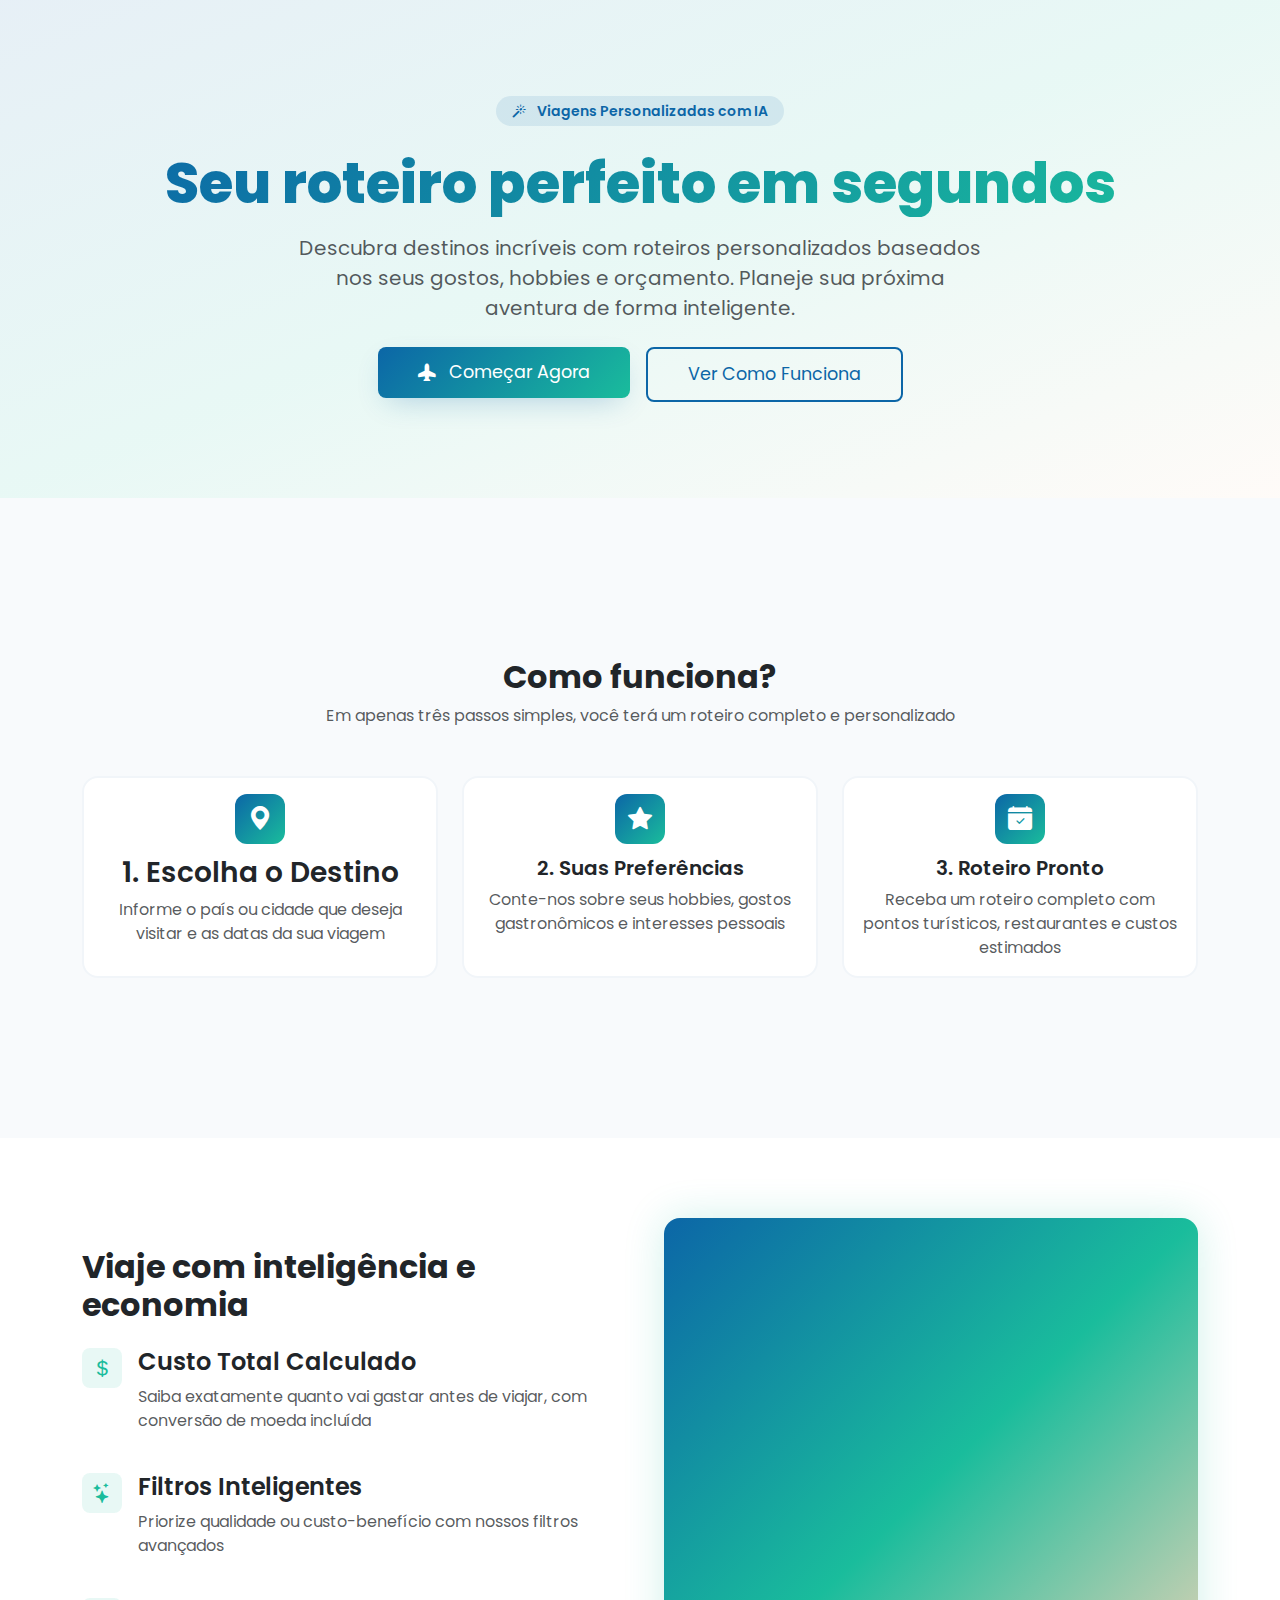
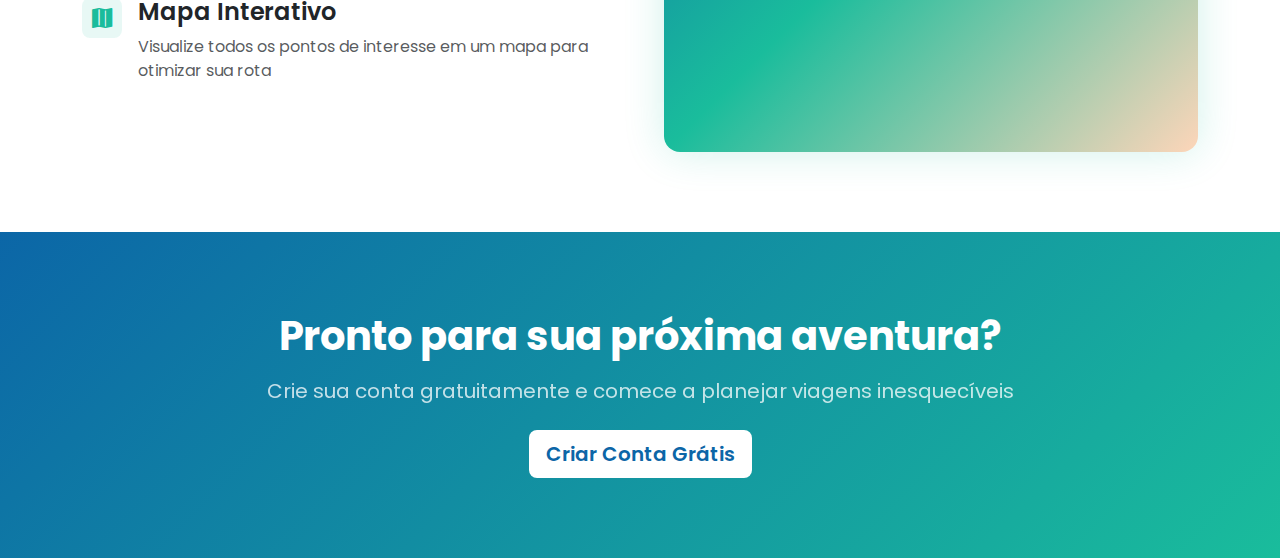
<file: frontend/index.html>
<!DOCTYPE html>
<html lang="pt-BR">
<head>
    <meta charset="UTF-8" />
    <meta name="viewport" content="width=device-width, initial-scale=1.0" />
    <title>Roteiro de Viagem Inteligente</title>
    <link href="https://cdn.jsdelivr.net/npm/bootstrap@5.3.3/dist/css/bootstrap.min.css" rel="stylesheet" integrity="sha384-QWTKZyjpPEjISv5WaRU9OFeRpok6YctnYmDr5pNlyT2bRjXh0JMhjY6hW+ALEwIH" crossorigin="anonymous">
    <link rel="stylesheet" href="https://cdn.jsdelivr.net/npm/bootstrap-icons@1.11.3/font/bootstrap-icons.min.css">
    <link href="https://fonts.googleapis.com/css2?family=Poppins:wght@300;400;600;700;800&display=swap" rel="stylesheet">
    <link rel="stylesheet" href="../frontend/css/style.css">
</head>
<body>

    <section class="hero">
        <div class="hero-content container">
            <span class="badge rounded-pill mb-4 badge-custom">
                <i class="bi bi-magic me-2"></i> Viagens Personalizadas com IA
            </span>
            <h1 class="text-gradient-ocean mb-3">Seu roteiro perfeito em segundos</h1>
            <p class="fs-5 text-muted mb-4 mx-auto" style="max-width: 700px;">
                Descubra destinos incríveis com roteiros personalizados baseados nos seus gostos, hobbies e orçamento. Planeje sua próxima aventura de forma inteligente.
            </p>
            <div class="d-flex justify-content-center gap-3 flex-wrap">
                <a href="../frontend/pages/login-page.html">
                    <button class="btn btn-lg btn-primary-custom">
                        <i class="bi bi-airplane-fill me-2"></i> Começar Agora
                    </button>
                </a>
                <button class="btn btn-lg btn-outline-custom">Ver Como Funciona</button>
            </div>
        </div>
    </section>

    <section class="features">
        <div class="container">
            <section class="features" id="como-funciona">
            <h2 class="text-center fw-bold mb-2">Como funciona?</h2>
            <p class="text-center text-muted mb-5">Em apenas três passos simples, você terá um roteiro completo e personalizado</p>

            <div class="row row-cols-1 row-cols-md-3 g-4">
                <div class="col">
                    <div class="card h-100 p-3 card-custom">
                        <div class="card-icon-custom"><i class="bi bi-geo-alt-fill"></i></div>
                        <h3 class="card-title fsq-5 fw-semibold">1. Escolha o Destino</h3>
                        <p class="card-text text-muted">Informe o país ou cidade que deseja visitar e as datas da sua viagem</p>
                    </div>
                </div>

                <div class="col">
                    <div class="card h-100 p-3 card-custom">
                        <div class="card-icon-custom"><i class="bi bi-star-fill"></i></div>
                        <h3 class="card-title fs-5 fw-semibold">2. Suas Preferências</h3>
                        <p class="card-text text-muted">Conte-nos sobre seus hobbies, gostos gastronômicos e interesses pessoais</p>
                    </div>
                </div>

                <div class="col">
                    <div class="card h-100 p-3 card-custom">
                        <div class="card-icon-custom"><i class="bi bi-calendar-check-fill"></i></div>
                        <h3 class="card-title fs-5 fw-semibold">3. Roteiro Pronto</h3>
                        <p class="card-text text-muted">Receba um roteiro completo com pontos turísticos, restaurantes e custos estimados</p>
                    </div>
                </div>
            </div>
        </div>
    </section>

    <section class="benefits">
        <div class="container">
            <div class="row g-5 align-items-center">
                <div class="col-lg-6">
                    <h2 class="fw-bold mb-4">Viaje com inteligência e economia</h2>

                    <div class="d-flex mb-4">
                        <div class="benefit-icon-custom me-3"><i class="bi bi-currency-dollar"></i></div>
                        <div>
                            <h4 class="fw-semibold">Custo Total Calculado</h4>
                            <p class="text-muted">Saiba exatamente quanto vai gastar antes de viajar, com conversão de moeda incluída</p>
                        </div>
                    </div>

                    <div class="d-flex mb-4">
                        <div class="benefit-icon-custom me-3"><i class="bi bi-stars"></i></div>
                        <div>
                            <h4 class="fw-semibold">Filtros Inteligentes</h4>
                            <p class="text-muted">Priorize qualidade ou custo-benefício com nossos filtros avançados</p>
                        </div>
                    </div>

                    <div class="d-flex mb-4">
                        <div class="benefit-icon-custom me-3"><i class="bi bi-map-fill"></i></div>
                        <div>
                            <h4 class="fw-semibold">Mapa Interativo</h4>
                            <p class="text-muted">Visualize todos os pontos de interesse em um mapa para otimizar sua rota</p>
                        </div>
                    </div>
                </div>

                <div class="col-lg-6">
                    <div class="benefits-image"></div>
                </div>
            </div>
        </div>
    </section>

    <section class="cta">
        <div class="container">
            <h2 class="fw-bold mb-3">Pronto para sua próxima aventura?</h2>
            <p class="fs-5 opacity-75 mb-4">Crie sua conta gratuitamente e comece a planejar viagens inesquecíveis</p>
            <a href="../frontend/pages/login-page.html">
                <button class="btn btn-lg fw-semibold" style="background-color: white; color: var(--bs-primary);">
                    Criar Conta Grátis
                </button>
            </a>

        </div>
    </section>
    <script src="https://cdn.jsdelivr.net/npm/bootstrap@5.3.3/dist/js/bootstrap.bundle.min.js" integrity="sha384-YvpcrYf0tY3lHB60NNkmXc5s9fDVZLESaAA55NDzOxhy9GkcIdslK1eN7N6jIeHz" crossorigin="anonymous"></script>
    <script src="../frontend/js/script.js"></script>
</body>
</html>
</file>
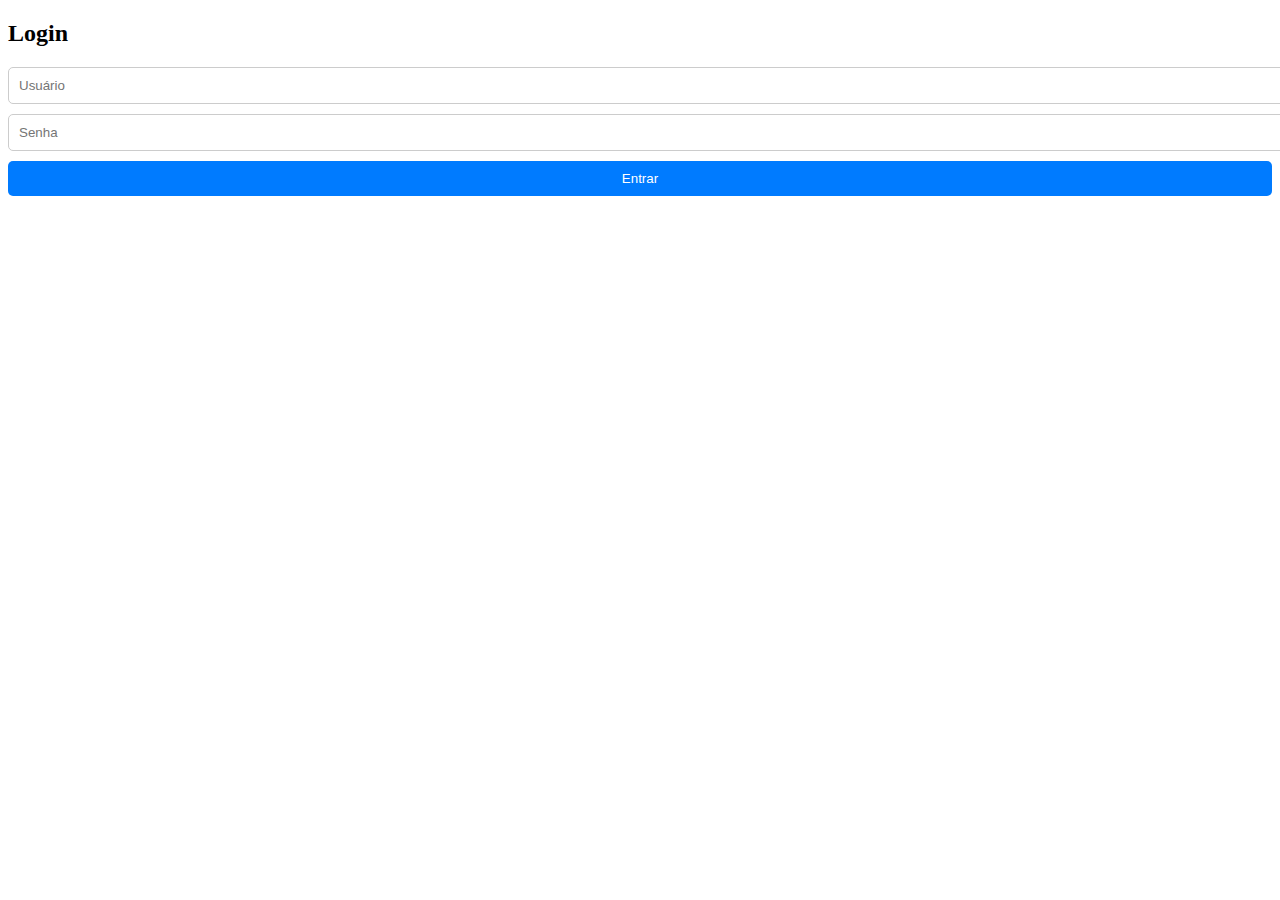
<file: frontend/pages/compartilhapage.html>
<!DOCTYPE html>
<html lang="pt-BR">
<head>
  <meta charset="UTF-8">
  <meta name="viewport" content="width=device-width, initial-scale=1.0">
  <link rel="stylesheet" href="../css/compartilhapage.css">
  <title>Tela Exemplo</title>
  <id="form">
        <h2>Login</h2>
        <input type="text" placeholder="Usuário" required>
        <input type="password" placeholder="Senha" required>
        <button type="submit">Entrar</button>
      </form>
      <script src="../js/compartilhapage.js"></script>
</body>
</html>
</file>
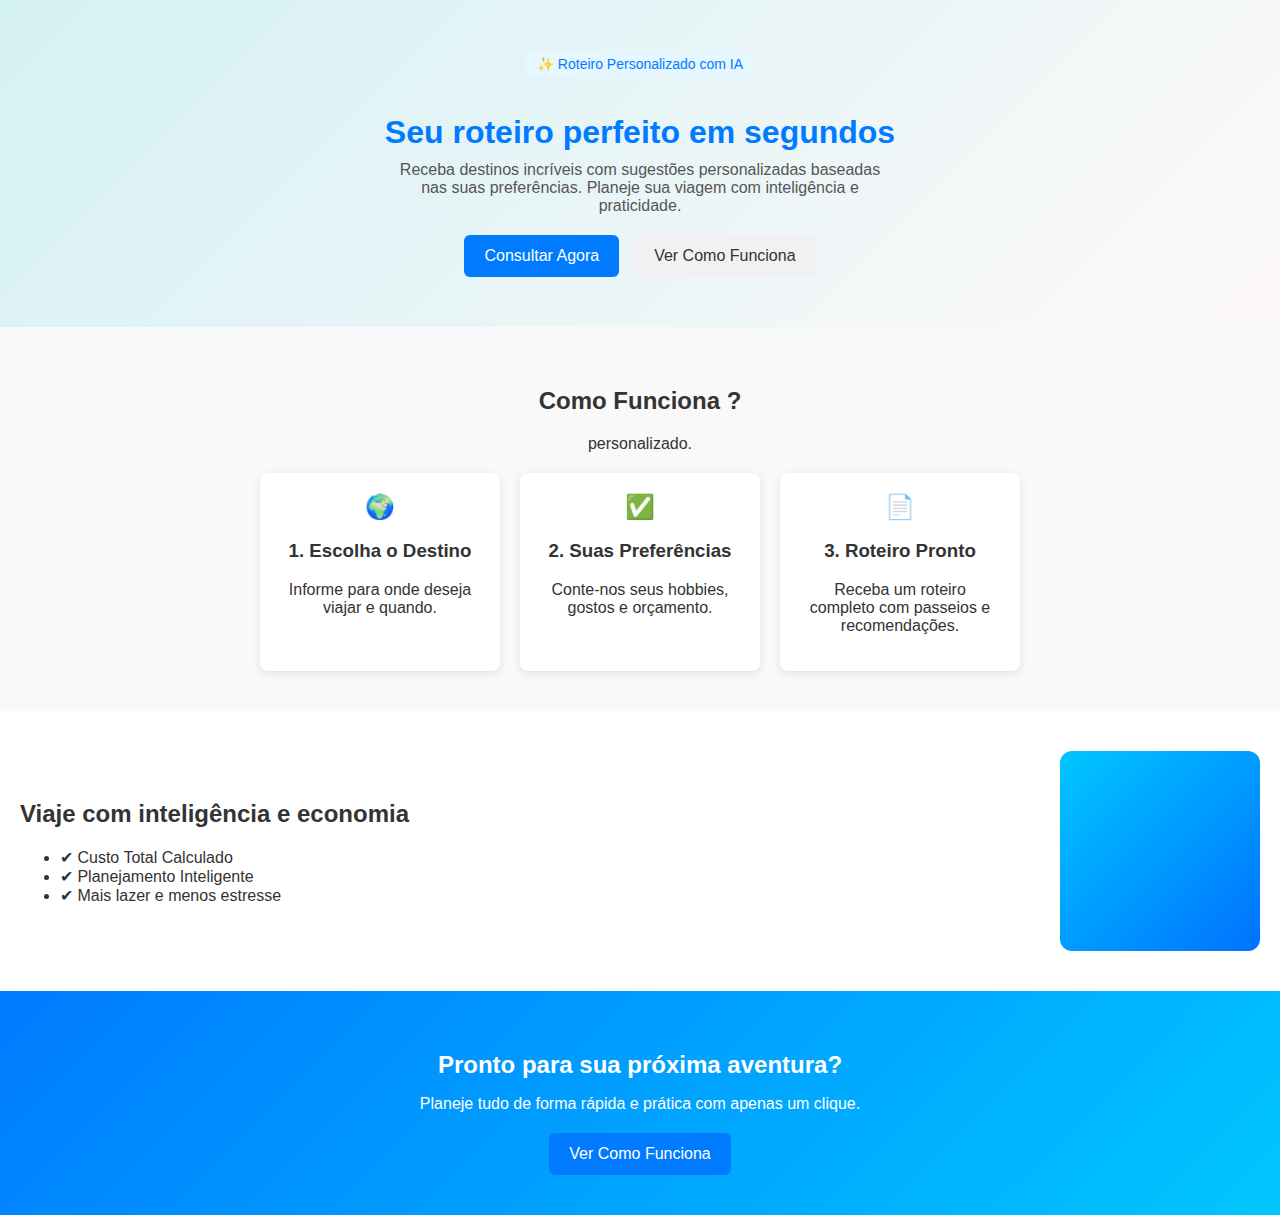
<file: frontend/pages/home-page.html>
<!DOCTYPE html>
<html lang="pt-BR">
<head>
    <meta charset="UTF-8">
    <meta name="viewport" content="width=device-width, initial-scale=1.0">
    <link rel="stylesheet" href="../css/homepag.css">
    <title>HomePage</title>
</head>
<body>
    <!-- Hero Section -->
    <header class="hero">
        <div class="badge">✨ Roteiro Personalizado com IA</div>
        <h1>Seu roteiro perfeito em segundos</h1>
        <p>Receba destinos incríveis com sugestões personalizadas baseadas nas suas preferências. Planeje sua viagem com inteligência e praticidade.</p>
        <div class="hero-buttons">
            <button class="btn-primary">Consultar Agora</button>
            <button class="btn-secondary">Ver Como Funciona</button>
        </div>
    </header>

    <!-- Como Funciona -->
    <section class="como-funciona">
        <h2>Como Funciona ?</h2>
        <p> personalizado.</p>
        <div class="steps">
            <div class="step">
                <div class="icon">🌍</div>
                <h3>1. Escolha o Destino</h3>
                <p>Informe para onde deseja viajar e quando.</p>
            </div>
            <div class="step">
                <div class="icon">✅</div>
                <h3>2. Suas Preferências</h3>
                <p>Conte-nos seus hobbies, gostos e orçamento.</p>
            </div>
            <div class="step">
                <div class="icon">📄</div>
                <h3>3. Roteiro Pronto</h3>
                <p>Receba um roteiro completo com passeios e recomendações.</p>
            </div>
        </div>
    </section>

    <!-- Benefícios -->
    <section class="beneficios">
        <div class="text">
            <h2>Viaje com inteligência e economia</h2>
            <ul>
                <li>✔ Custo Total Calculado</li>
                <li>✔ Planejamento Inteligente</li>
                <li>✔ Mais lazer e menos estresse</li>
            </ul>
        </div>
        <div class="image-box"></div>
    </section>

    <!-- Call to Action -->
    <section class="cta">
        <h2>Pronto para sua próxima aventura?</h2>
        <p>Planeje tudo de forma rápida e prática com apenas um clique.</p>
        <button class="btn-primary">Ver Como Funciona</button>
    </section>

    <script src="../js/homepag.js"></script>
</body>
</html>
</file>
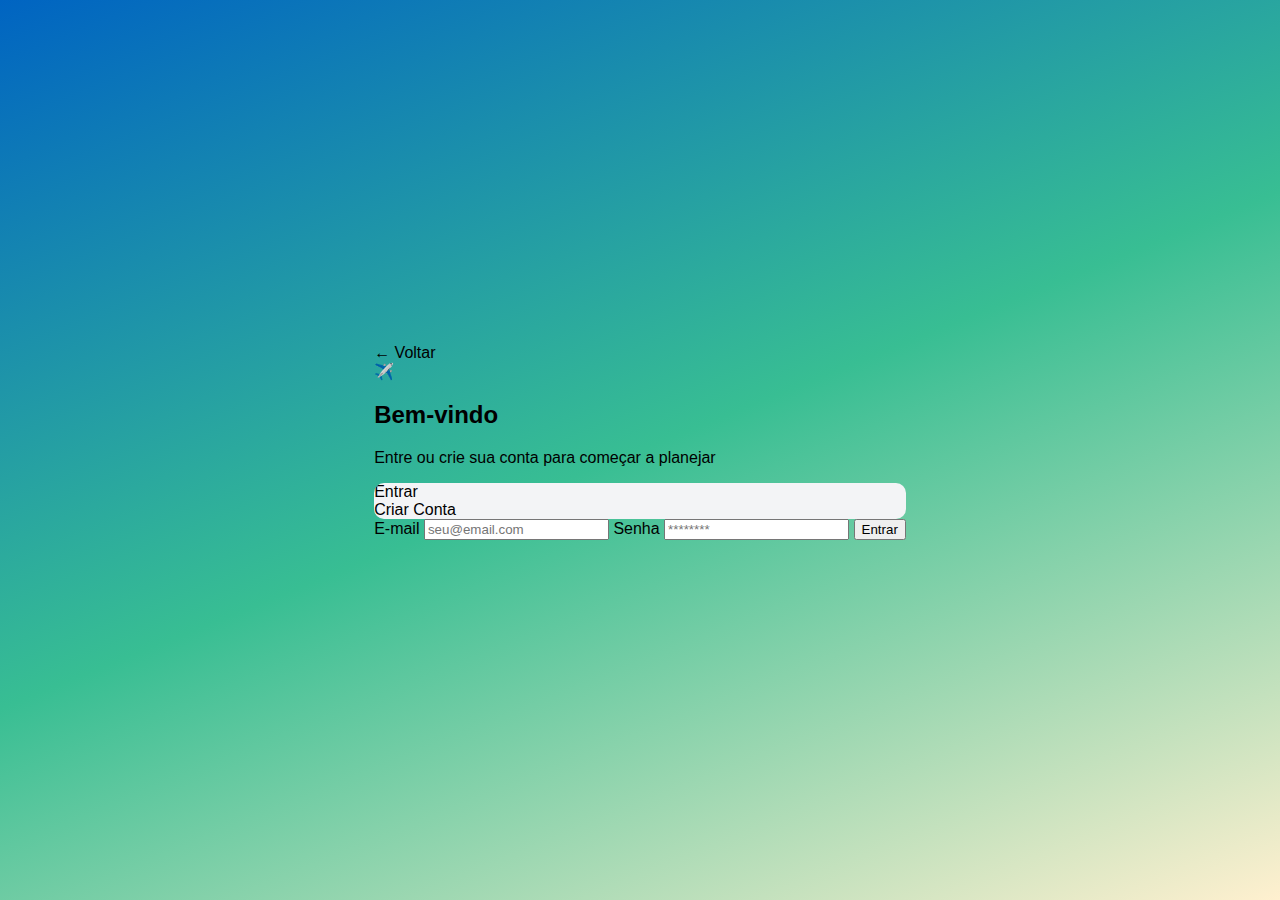
<file: frontend/pages/login.html>
<!DOCTYPE html>
<html lang="pt-BR">
<head>
  <meta charset="UTF-8" />
  <meta name="viewport" content="width=device-width, initial-scale=1.0" />
  <link rel="stylesheet" href="../css/login.css">
  <title>Tela de Login</title>
  <style>
    /* Apenas para teste, você deve usar seu arquivo login.css */
    .field-signup {
      display: none; /* Esconde os campos de Criar Conta por padrão */
    }
  </style>
</head>
<body>
  <div class="login-container">
    <div class="voltar" onclick="alert('Voltando...')">
      ← <span>Voltar</span>
    </div>

    <div class="icon">✈️</div>
    <h2>Bem-vindo</h2>
    <p>Entre ou crie sua conta para começar a planejar</p>

    <div class="tabs">
      <div class="tab active" id="tab-login" onclick="showTab('login')">Entrar</div>
      <div class="tab" id="tab-signup" onclick="showTab('signup')">Criar Conta</div>
    </div>

    <form id="form">
          <label for="nome" class="field-signup" data-tab="signup">Nome</label>
          <input type="text" id="nome" placeholder="Seu nome completo" class="field-signup" data-tab="signup" />
        
          <label for="email">E-mail</label>
          <input type="email" id="email" placeholder="seu@email.com" required />
        
          <label for="senha">Senha</label>
          <input type="password" id="senha" placeholder="********" required />
        
          <label for="confirma-senha" class="field-signup" data-tab="signup">Confirmar Senha</label>
          <input type="password" id="confirma-senha" placeholder="********" class="field-signup" data-tab="signup" />
        
          <button type="submit" class="btn" id="btn-text">Entrar</button>
        </form>
        
        <p id="mensagem"></p> <!-- Mensagem de feedback -->
        
  </div>

</body>
<script>
function showTab(tabName) {
  const tabs = document.querySelectorAll('.tab');
  tabs.forEach(tab => tab.classList.remove('active'));
  document.getElementById(`tab-${tabName}`).classList.add('active');

  const signupFields = document.querySelectorAll('.field-signup');
  const btnText = document.getElementById('btn-text');
  
  const nomeInput = document.getElementById('nome');
  const confirmaSenhaInput = document.getElementById('confirma-senha');
  
  const emailInput = document.getElementById('email');
  const senhaInput = document.getElementById('senha');

  if (tabName === 'signup') {      
      signupFields.forEach(field => {
          field.style.display = 'block'; 
      }); 

      btnText.textContent = 'Criar Conta'; 
      
      nomeInput.required = true;
      confirmaSenhaInput.required = true;

  } else { 
      signupFields.forEach(field => {
          field.style.display = 'none'; 
      }); 
      
      btnText.textContent = 'Entrar'; 

      nomeInput.required = false;
      confirmaSenhaInput.required = false;
  }
}

document.addEventListener('DOMContentLoaded', () => {
 
  showTab('login');
});

//------------------------------------------------------------------------------

// ✅ Faz a requisição apenas ao enviar o formulário
document.getElementById("form").addEventListener("submit", async (event) => {
      event.preventDefault(); // Evita recarregar a página

      const nome = document.getElementById("nome").value;
      const email = document.getElementById("email").value;
      const senha = document.getElementById("senha").value;

      try {
        const response = await fetch("http://127.0.0.1:8000/api/usuarios", {
          method: "POST",
          headers: {
            "Content-Type": "application/json",
          },
          body: JSON.stringify({
            nome: nome,
            email: email,
            senha: senha,
          }),
        });

        const data = await response.json();
        console.log("✅ Resposta do servidor:", data);
        document.getElementById("mensagem").innerText = "Usuário criado com sucesso!";
      } catch (error) {
        console.error("❌ Erro na requisição:", error);
        document.getElementById("mensagem").innerText = "Erro ao conectar com o servidor.";
      }
    });


</script>
</html>
</file>
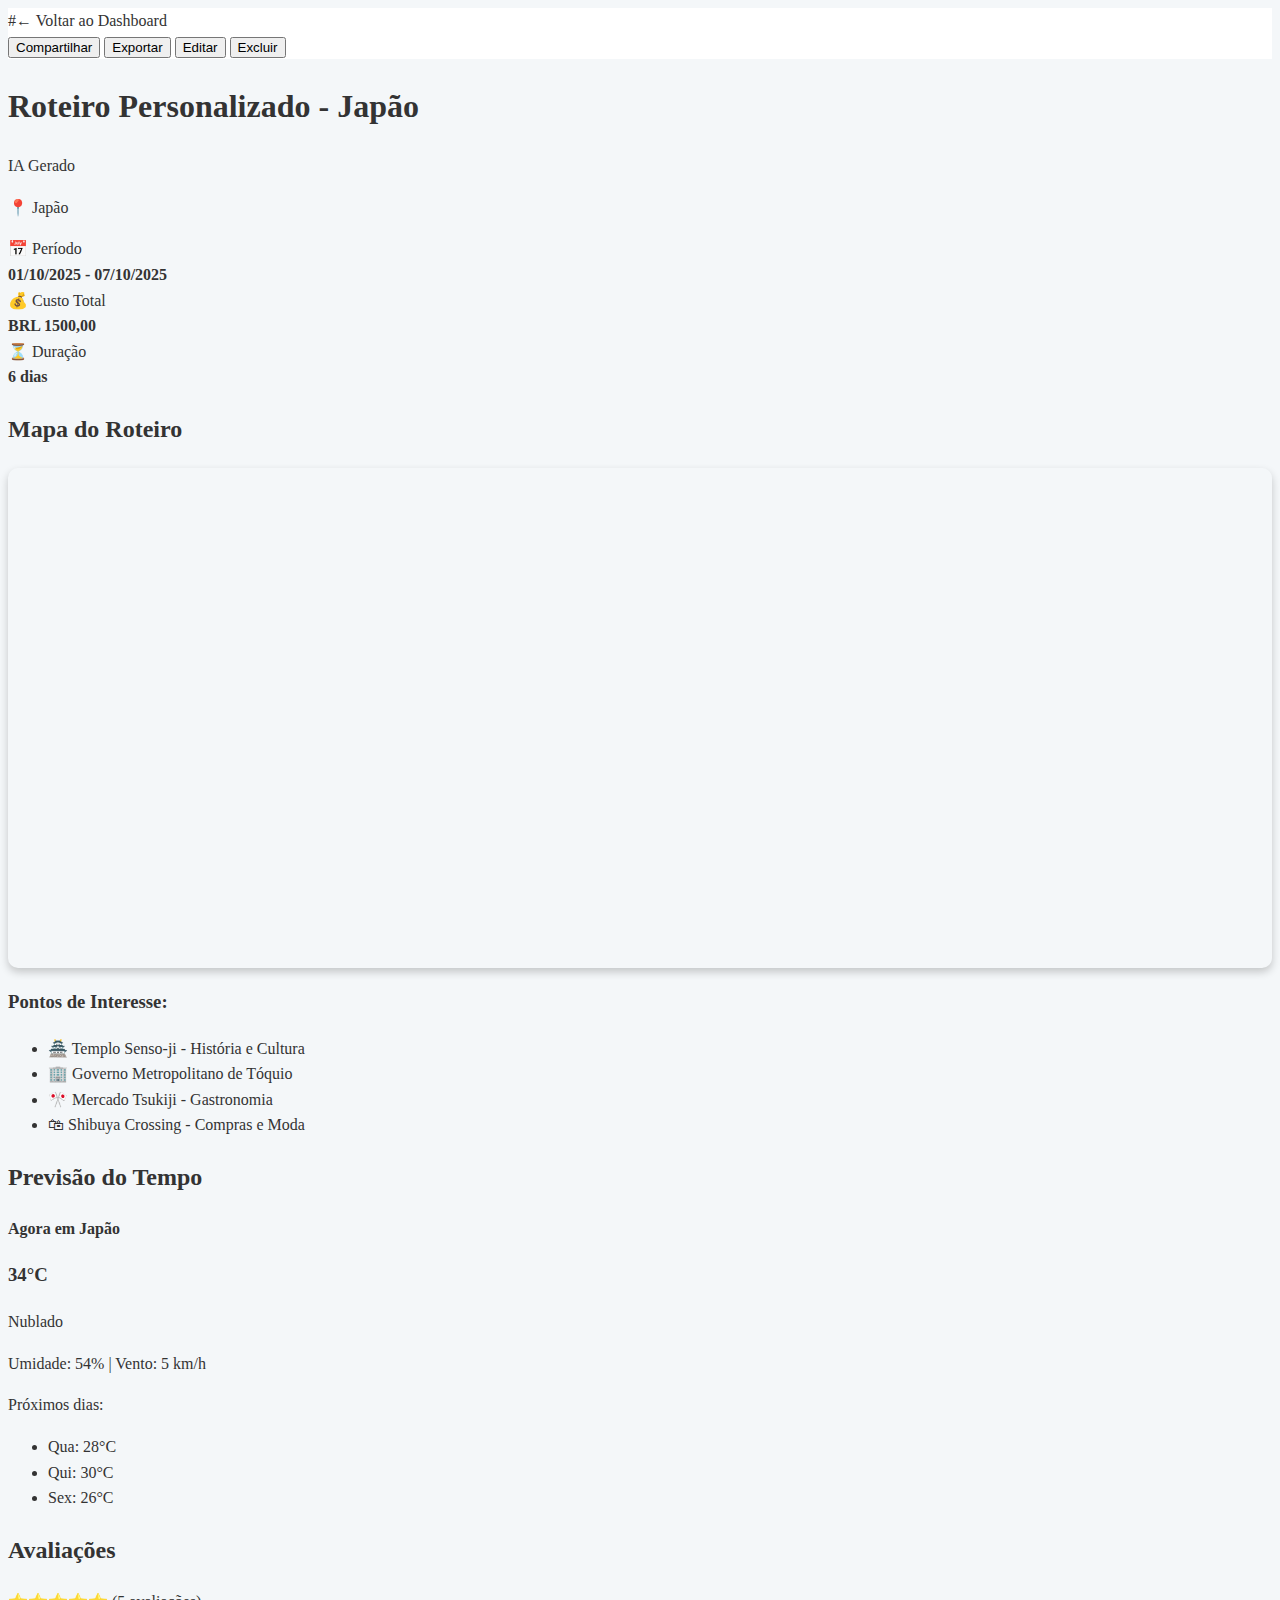
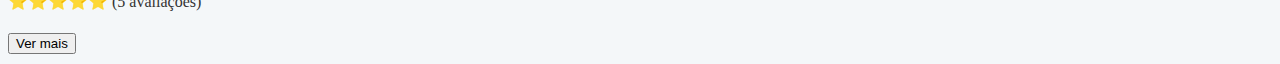
<file: frontend/pages/mapapag.html>
<!DOCTYPE html>
<html lang="pt-BR">
<head>
    <meta charset="UTF-8">
    <meta name="viewport" content="width=device-width, initial-scale=1.0">
    <link rel="stylesheet" href="../css/mapapag.css">
    <title>MapaPage</title>
   
</head>
<body>
    <!-- Barra superior -->
    <header class="top-bar">
        #← Voltar ao Dashboard</a>
        <div class="actions">
            <button class="btn">Compartilhar</button>
            <button class="btn">Exportar</button>
            <button class="btn">Editar</button>
            <button class="btn-danger">Excluir</button>
        </div>
    </header>

    <!-- Informações do roteiro -->
    <section class="info-section">
        <div class="title">
            <h1>Roteiro Personalizado - Japão</h1>
            <span class="badge">IA Gerado</span>
        </div>
        <p>📍 Japão</p>
        <div class="details">
            <div class="detail-card">📅 Período<br><strong>01/10/2025 - 07/10/2025</strong></div>
            <div class="detail-card">💰 Custo Total<br><strong>BRL 1500,00</strong></div>
            <div class="detail-card">⏳ Duração<br><strong>6 dias</strong></div>
        </div>
    </section>

    <!-- Conteúdo principal -->
    <main class="main-content">
        <!-- Mapa -->
        <div class="map-section">
            <h2>Mapa do Roteiro</h2>
            <div id="map" class="map-box"></div>
            <h3>Pontos de Interesse:</h3>
            <ul class="poi-list">
                <li>🏯 Templo Senso-ji - História e Cultura</li>
                <li>🏢 Governo Metropolitano de Tóquio</li>
                <li>🎌 Mercado Tsukiji - Gastronomia</li>
                <li>🛍 Shibuya Crossing - Compras e Moda</li>
            </ul>
        </div>

        <!-- Previsão do tempo -->
        <aside class="weather-section">
            <h2>Previsão do Tempo</h2>
            <div class="weather-now">
                <p><strong>Agora em Japão</strong></p>
                <h3>34°C</h3>
                <p>Nublado</p>
                <p>Umidade: 54% | Vento: 5 km/h</p>
            </div>
            <div class="forecast">
                <p>Próximos dias:</p>
                <ul>
                    <li>Qua: 28°C</li>
                    <li>Qui: 30°C</li>
                    <li>Sex: 26°C</li>
                </ul>
            </div>
        </aside>

        <!-- Avaliações -->
        <aside class="reviews-section">
            <h2>Avaliações</h2>
            <p>⭐️⭐️⭐️⭐️⭐️ (5 avaliações)</p>
            <button class="btn">Ver mais</button>
        </aside>
    </main>

    <script src="../js/mapapag.js"></script>
</body>
</html>
</file>
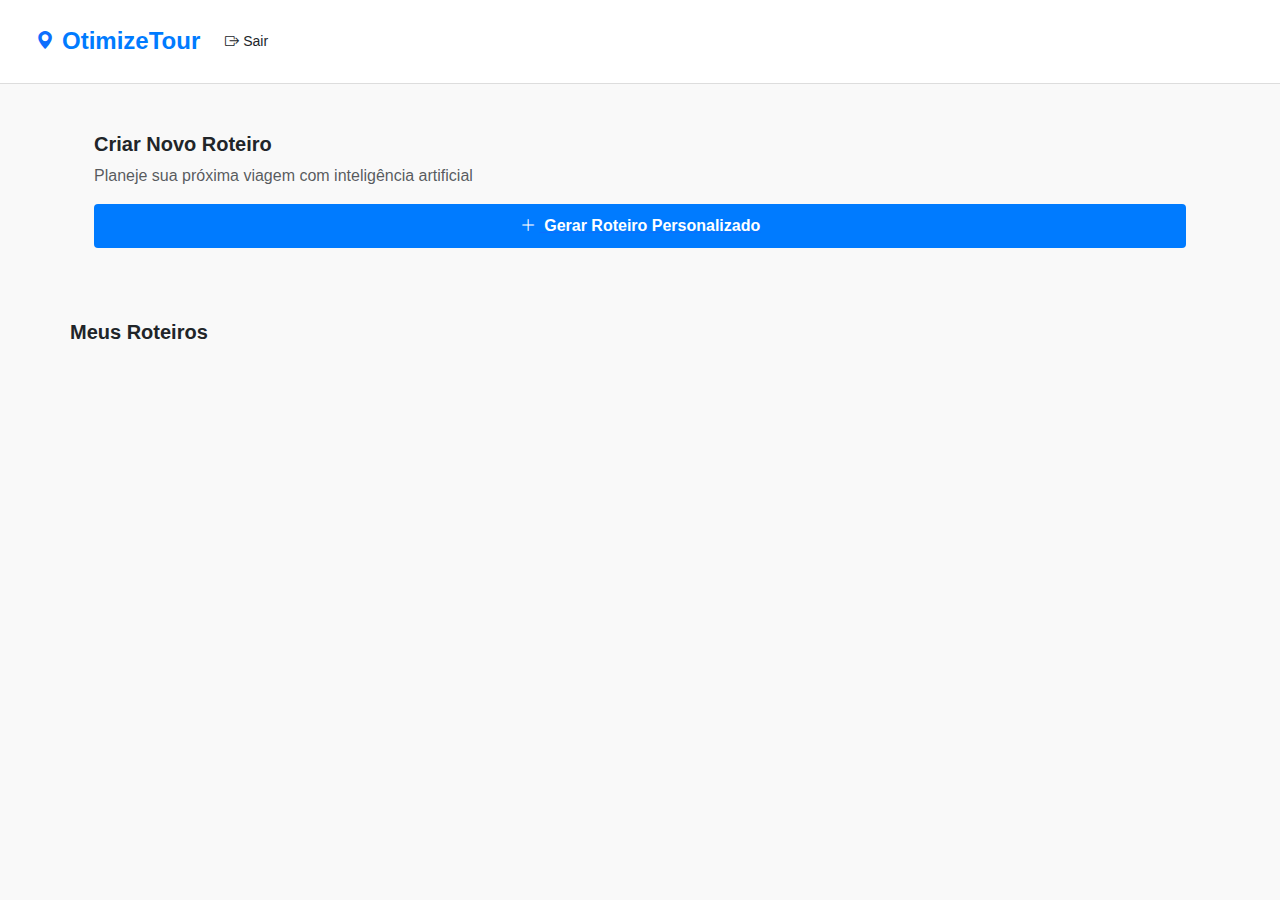
<file: frontend/pages/roteiro-page.html>
<!DOCTYPE html>
<html lang="pt-BR">

<head>
    <meta charset="UTF-8" />
    <meta name="viewport" content="width=device-width, initial-scale=1.0" />
    <title>TravelAI - Dashboard</title>
    <link href="https://cdn.jsdelivr.net/npm/bootstrap@5.3.3/dist/css/bootstrap.min.css" rel="stylesheet"
        integrity="sha384-QWTKZyjpPEjISv5WaRU9OFeRpok6YctnYmDr5pNlyT2bRjXh0JMhjY6hW+ALEwIH" crossorigin="anonymous">
    <link rel="stylesheet" href="https://cdn.jsdelivr.net/npm/bootstrap-icons@1.11.3/font/bootstrap-icons.min.css">
    <link href="https://fonts.googleapis.com/css2?family=Inter:wght@400;500;600;700&display=swap" rel="stylesheet">
    <link rel="stylesheet" href="../css/roteiropag.css">
</head>

<body>

    <header class="header">
        <div class="header-content d-flex justify-content-between align-items-center p-3">
            <div class="logo d-flex align-items-center">
                <span class="logo-icon me-2">
                    <i class="bi bi-geo-alt-fill text-primary"></i>
                </span>
                <h1 class="h4 fw-bold mb-0">OtimizeTour</h1>
            </div>
            <div class="user-info d-flex align-items-center gap-3">
                <span class="user-email fw-bold"></span>
                <button id="logout-btn" class="btn btn-sm btn-outline btn-outline-custom d-flex align-items-center">
                    <i class="bi bi-box-arrow-right me-1"></i> Sair
                </button>
            </div>
        </div>
    </header>

    <main class="container container-custom py-4 px-3 px-md-0">

        <section class="new-trip p-4 rounded-3 mb-5">
            <h2 class="h5 fw-semibold">Criar Novo Roteiro</h2>
            <p class="text-muted mb-3">Planeje sua próxima viagem com inteligência artificial</p>
            <a href="../pages/criacao-page.html">
                <button class="btn btn-lg btn-primary w-100 btn-primary-custom fw-semibold">
                    <i class="bi bi-plus-lg me-1"></i> Gerar Roteiro Personalizado
                </button>
            </a>
        </section>

        <section class="my-trips">
            <h3 class="h5 fw-bold mb-3">Meus Roteiros</h3>

            <div id="lista-roteiros"></div>
        </section>

    </main>

    <script src="https://cdn.auth0.com/js/auth0-spa-js/2.1/auth0-spa-js.production.js"></script>
    <script src="https://cdn.jsdelivr.net/npm/bootstrap@5.3.3/dist/js/bootstrap.bundle.min.js"
        integrity="sha384-YvpcrYf0tY3lHB60NNkmXc5s9fDVZLESaAA55NDzOxhy9GkcIdslK1eN7N6jIeHz"
        crossorigin="anonymous"></script>
    <script src="../js/roteiro-page.js"></script>
</body>

</html>
</file>
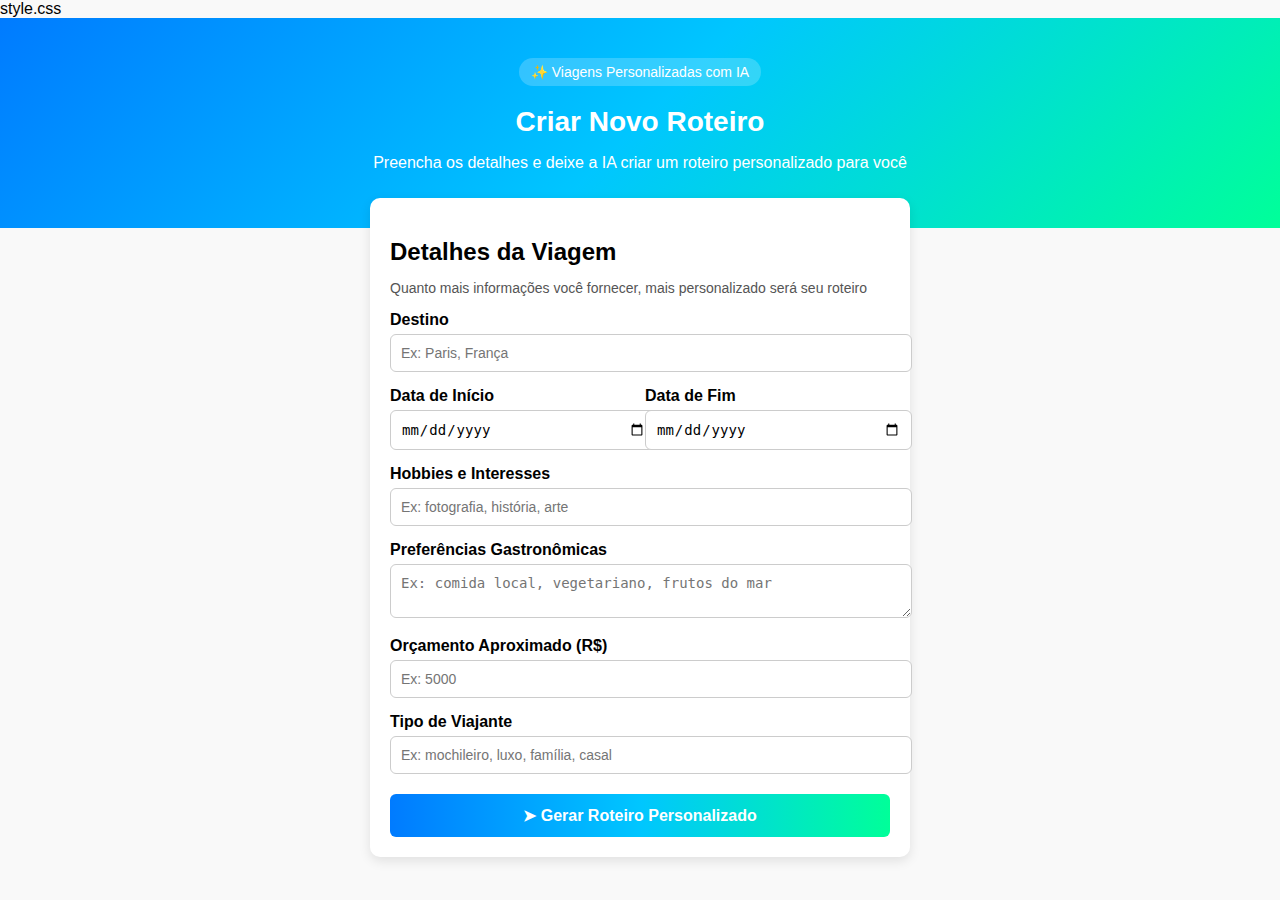
<file: frontend/pages/roteiro.html>
<!DOCTYPE html>
<html lang="pt-BR">
<head>
    <meta charset="UTF-8">
    <meta name="viewport" content="width=device-width, initial-scale=1.0">
    <link rel="stylesheet" href="../css/roteiro.css">
    <title>CriaçãoPage</title>
    style.css
</head>
<body>
    <!-- Cabeçalho com gradiente -->
    <header class="header">
        <div class="badge">✨ Viagens Personalizadas com IA</div>
        <h1>Criar Novo Roteiro</h1>
        <p>Preencha os detalhes e deixe a IA criar um roteiro personalizado para você</p>
    </header>

    <!-- Formulário -->
    <main class="form-container">
        <form id="roteiroForm">
            <h2>Detalhes da Viagem</h2>
            <p>Quanto mais informações você fornecer, mais personalizado será seu roteiro</p>

            <label for="destino">Destino</label>
            <input type="text" id="destino" placeholder="Ex: Paris, França" required>

            <div class="date-group">
                <div>
                    <label for="inicio">Data de Início</label>
                    <input type="date" id="inicio" required>
                </div>
                <div>
                    <label for="fim">Data de Fim</label>
                    <input type="date" id="fim" required>
                </div>
            </div>

            <label for="hobbies">Hobbies e Interesses</label>
            <input type="text" id="hobbies" placeholder="Ex: fotografia, história, arte">

            <label for="gastronomia">Preferências Gastronômicas</label>
            <textarea id="gastronomia" placeholder="Ex: comida local, vegetariano, frutos do mar"></textarea>

            <label for="orcamento">Orçamento Aproximado (R$)</label>
            <input type="number" id="orcamento" placeholder="Ex: 5000">

            <label for="tipo">Tipo de Viajante</label>
            <input type="text" id="tipo" placeholder="Ex: mochileiro, luxo, família, casal">

            <button type="submit" class="btn-primary">➤ Gerar Roteiro Personalizado</button>
        </form>
    </main>

    <script src="../js/roteiro.js"></script>
</body>
</html>
</file>
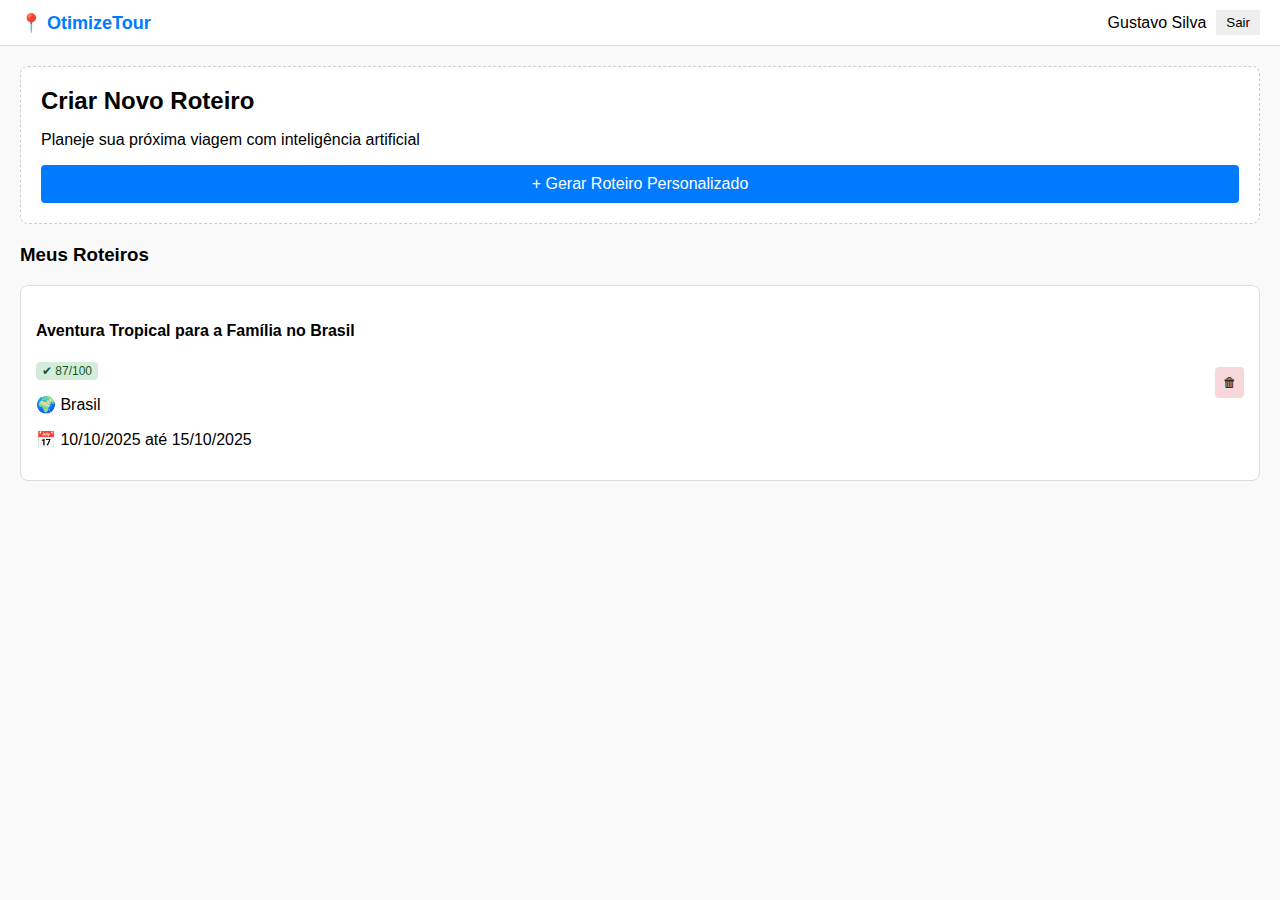
<file: frontend/pages/roteiropag.html>
<!DOCTYPE html>
<html lang="pt-BR">
<head>
    <meta charset="UTF-8">
    <meta name="viewport" content="width=device-width, initial-scale=1.0">
    <link rel="stylesheet" href="../css/roteiropag.css">
    <title>RoteiroPage</title>
</head>
<body>
    <header class="header">
        <div class="logo">📍 OtimizeTour</div>
        <div class="user-info">
            <span>Gustavo Silva</span>
            <button class="btn-sair">Sair</button>
        </div>
    </header>

    <main class="container">
        <!-- Criar Novo Roteiro -->
        <section class="novo-roteiro">
            <h2>Criar Novo Roteiro</h2>
            <p>Planeje sua próxima viagem com inteligência artificial</p>
            <button class="btn-primary">+ Gerar Roteiro Personalizado</button>
        </section>

               <h3>Meus Roteiros</h3>
            <div class="roteiro-card">
                <div class="roteiro-info">
                    <h4>Aventura Tropical para a Família no Brasil</h4>
                    <span class="status">✔ 87/100</span>
                    <p>🌍 Brasil</p>
                    <p>📅 10/10/2025 até 15/10/2025</p>
                </div>
                <button class="btn-delete">🗑</button>
            </div>
        </section>
    </main>

    <script src="../js/roteiropag.js"></script>
</body>
</html>
</file>
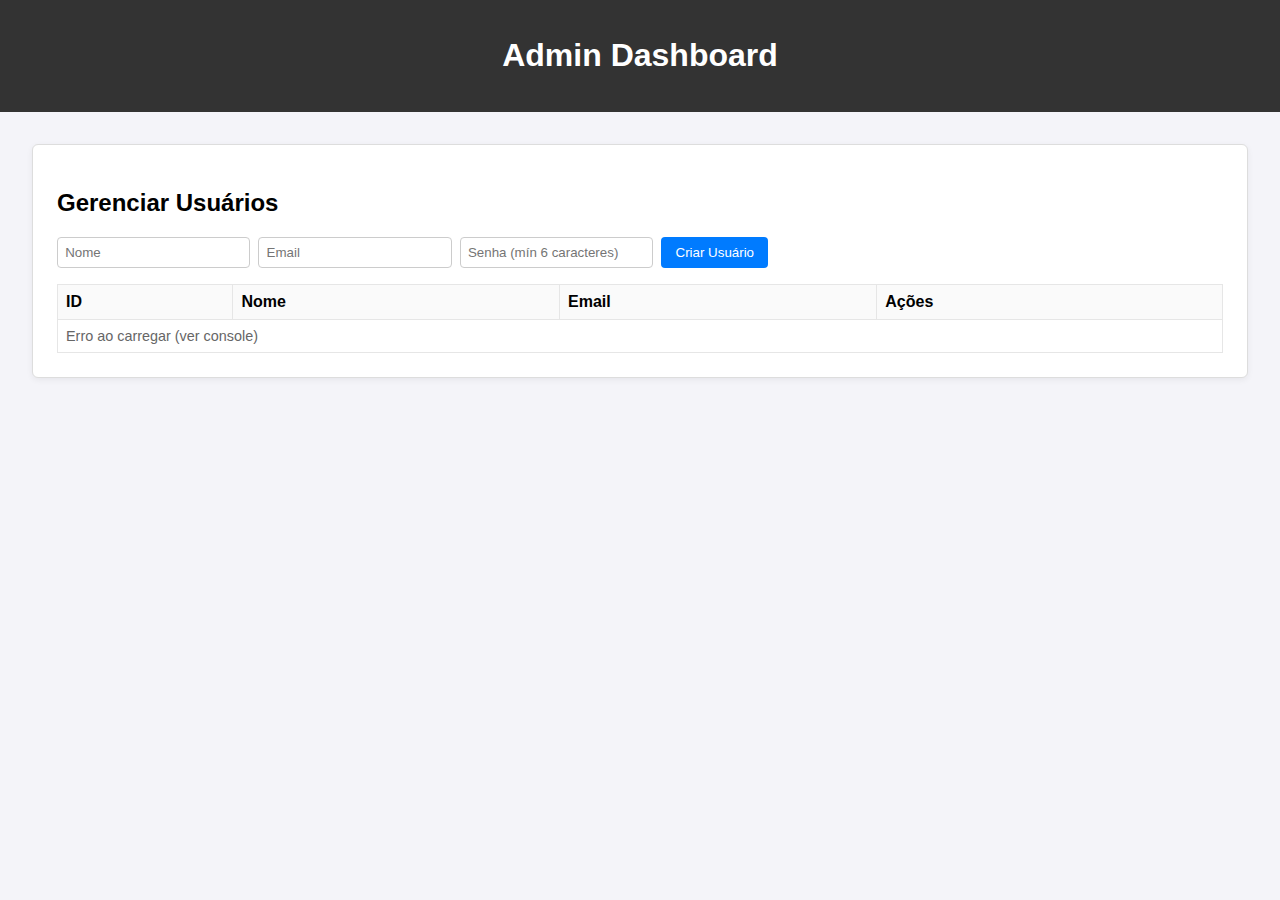
<file: frontend/pages/admin/admin-dashboard.html>
<!DOCTYPE html>
<html lang="pt-BR">
<head>
  <meta charset="utf-8" />
  <meta name="viewport" content="width=device-width,initial-scale=1" />
  <title>Admin Dashboard - CRUD Usuários</title>
  <style>
    body { font-family: Arial, sans-serif; margin:0; background:#f4f4f9; }
    header { background:#333; color:#fff; padding:1rem; text-align:center; }
    main { padding:2rem; }
    .card { background:#fff; border:1px solid #ddd; border-radius:6px; padding:1.5rem; box-shadow:0 2px 6px rgba(0,0,0,0.06); }
    .form-row { display:flex; gap:0.5rem; flex-wrap:wrap; margin-bottom:0.5rem; }
    .form-row input { padding:0.45rem; border-radius:4px; border:1px solid #ccc; }
    .btn { padding:0.5rem 0.9rem; border-radius:4px; border:none; color:#fff; background:#007bff; cursor:pointer; }
    .btn:hover { filter:brightness(.95); }
    table { width:100%; border-collapse:collapse; margin-top:1rem; }
    th, td { border:1px solid #e6e6e6; padding:0.5rem; text-align:left; }
    th { background:#fafafa; }
    .btn-red { background:#d9534f; }
    .btn-green { background:#5cb85c; }
    .small { font-size:.9rem; color:#666; }
    .message { margin-top:.5rem; font-size:.95rem; }
    /* .server-response foi removido */
  </style>
</head>
<body>
  <header><h1>Admin Dashboard</h1></header>
  <main>
    <div class="card">
      <h2>Gerenciar Usuários</h2>

      <form id="userForm" autocomplete="off">
        <div class="form-row">
          <input type="text" id="nome" name="nome" placeholder="Nome" required />
          <input type="email" id="email" name="email" placeholder="Email" required />
          <input type="password" id="senha" name="senha" placeholder="Senha (mín 6 caracteres)" required />
          <button type="submit" class="btn">Criar Usuário</button>
        </div>
        <div id="createMsg" class="message small" aria-live="polite"></div>
              </form>

      <table>
        <thead>
          <tr><th>ID</th><th>Nome</th><th>Email</th><th>Ações</th></tr>
        </thead>
        <tbody id="userTable"><tr><td colspan="4" class="small">Carregando...</td></tr></tbody>
      </table>
    </div>
  </main>

<script>
const API_URL = "http://localhost:8081/usuarios";
const userForm = document.getElementById('userForm');
const createMsg = document.getElementById('createMsg');
// const serverRaw = document.getElementById('serverRaw'); // Removido
const userTable = document.getElementById('userTable');

// Util: escape
function escapeHtml(s="") {
  return String(s).replaceAll("&","&amp;").replaceAll("<","&lt;").replaceAll(">","&gt;").replaceAll('"',"&quot;").replaceAll("'","&#39;");
}

// showServerRaw() e clearServerRaw() removidos.

// Parser helper para respostas do servidor
async function readResponseBody(res) {
  const ct = res.headers.get('content-type') || '';
  try {
    if (ct.includes('application/json')) {
      return JSON.stringify(await res.json(), null, 2);
    } else {
      return await res.text();
    }
  } catch (err) {
    return `<<erro ao ler corpo da resposta: ${err.message}>>`;
  }
}

// Carregar lista de usuários (GET)
async function loadUsers() {
  userTable.innerHTML = '<tr><td colspan="4">Carregando...</td></tr>';
  try {
    const res = await fetch(API_URL, { method: 'GET' });
    if (!res.ok) {
      const body = await readResponseBody(res);
      userTable.innerHTML = `<tr><td colspan="4" class="small">Erro ao listar: ${res.status} ${res.statusText}</td></tr>`;
      console.error('GET /usuarios →', res.status, res.statusText, body);
      // showServerRaw(`GET ${API_URL} → ${res.status} ${res.statusText}`, body); // Chamada removida
      return;
    }
    const users = await res.json();
    if (!Array.isArray(users) || users.length === 0) {
      userTable.innerHTML = '<tr><td colspan="4" class="small">Nenhum usuário</td></tr>';
      return;
    }
    userTable.innerHTML = '';
    users.forEach(u => {
      const tr = document.createElement('tr');
      tr.innerHTML = `
        <td>${escapeHtml(u.id ?? '')}</td>
        <td>${escapeHtml(u.nome ?? u.name ?? '')}</td>
        <td>${escapeHtml(u.email ?? '')}</td>
        <td>
          <button class="btn" onclick="enableEdit(${u.id})">Editar</button>
          <button class="btn btn-red" onclick="deleteUser(${u.id})">Excluir</button>
        </td>
      `;
      userTable.appendChild(tr);
    });
  } catch (err) {
    userTable.innerHTML = '<tr><td colspan="4" class="small">Erro ao carregar (ver console)</td></tr>';
    console.error('Erro fetch list users', err);
    // showServerRaw('Erro fetch list users', err.message || String(err)); // Chamada removida
  }
}

// Criar usuário (POST)
userForm.addEventListener('submit', async (ev) => {
  ev.preventDefault();
  // clearServerRaw(); // Chamada removida
  createMsg.textContent = '';
  createMsg.style.color = '';

  const nome = document.getElementById('nome').value.trim();
  const email = document.getElementById('email').value.trim();
  const senha = document.getElementById('senha').value;

  // Validações cliente
  if (!nome) { createMsg.textContent = 'Preencha o nome.'; return; }
  if (!email) { createMsg.textContent = 'Preencha o email.'; return; }
  if (!senha || senha.length < 6) { createMsg.textContent = 'Senha mínima 6 caracteres.'; return; }

  // Payload com os nomes que seu backend provavelmente espera
  // Corrigido
  const payload = { nome, email, senhaHash: senha };
  // Mostra no console o body enviado (útil para debugging)
  console.log('POST ->', API_URL, payload);

  try {
    const res = await fetch(API_URL, {
      method: 'POST',
      headers: {
        'Content-Type': 'application/json'
        // Se o seu backend exige headers extra (ex: Authorization), adicione aqui.
      },
      body: JSON.stringify(payload)
    });

    // Ler corpo mesmo em erro 500
    const respBody = await readResponseBody(res);

    // Log completo
    console.log('POST response status:', res.status, res.statusText);
    console.log('POST response body:', respBody);

    // Mostrar resposta crua na UI para depuração (especialmente 500) - removido showServerRaw

    if (res.ok) {
      // Sucesso: tentar pegar mensagem amigável
      let msg = 'Usuário criado com sucesso.';
      try {
        const json = JSON.parse(respBody);
        if (json && (json.message || json.msg || json.nome)) msg = json.message || json.msg || 'Usuário criado';
      } catch (_) {}
      createMsg.style.color = 'green';
      createMsg.textContent = msg;
      userForm.reset();
      await loadUsers();
    } else {
      // Erro do servidor (inclui 400, 409, 422, 500)
      createMsg.style.color = 'red';
      // Tentar extrair mensagem do body
      let friendly = `Erro ${res.status} ${res.statusText}`;
      try {
        const j = JSON.parse(respBody);
        friendly = j.message || j.error || JSON.stringify(j);
      } catch (_) {
        // respBody texto livre
        if (respBody && respBody.length < 500) friendly = respBody;
      }
      createMsg.textContent = `Falha ao criar: ${friendly}`;
      // Dica comum: se 500, ver logs do backend; se CORS, checar cabeçalhos.
      if (res.status >= 500) {
        console.warn('Servidor retornou 5xx. Verifique logs do backend. Se for CORS, verifique Access-Control-Allow-Origin no servidor.');
      }
    }

  } catch (err) {
    console.error('Erro no POST:', err);
    createMsg.style.color = 'red';
    createMsg.textContent = 'Erro ao conectar com o servidor (ver console).';
    // showServerRaw('Erro no fetch POST', err.message || String(err)); // Chamada removida
  }
});

// Funções auxiliares de edição/deleção mínimas (p/ completar o fluxo)
window.enableEdit = function(id) {
  // Simples redirect para console — implementar UI de edição se quiser
  alert('Implementar edição inline se desejar — por enquanto recarregue a lista e edite via API.');
  console.log('enableEdit', id);
};

window.deleteUser = async function(id) {
  if(!confirm('Confirma exclusão?')) return;
  try {
    const res = await fetch(`${API_URL}/${id}`, { method: 'DELETE' });
    const body = await readResponseBody(res);
    // showServerRaw(`DELETE ${API_URL}/${id} → ${res.status}`, body); // Chamada removida
    if (res.ok) {
      await loadUsers();
    } else {
      alert('Erro ao excluir: ' + (body || res.statusText));
    }
  } catch (err) {
    console.error('Erro delete', err);
    // showServerRaw('Erro delete', err.message || String(err)); // Chamada removida
  }
};

// Inicial
loadUsers();
</script>
</body>
</html>
</file>
<file: frontend/css/style.css>
/* ======= VARIÁVEIS ======= */
        :root {
            --bs-body-font-family: 'Poppins', sans-serif;
            --bs-primary: hsl(205, 87%, 35%);
            --bs-secondary: hsl(168, 76%, 42%);
            --bs-accent: hsl(25, 95%, 53%);
            --bs-light: hsl(210, 40%, 96%);
            --bs-muted-color: hsl(215, 16%, 47%);
            --gradient-ocean: linear-gradient(135deg, var(--bs-primary), var(--bs-secondary));
            --gradient-hero: linear-gradient(to bottom right, var(--bs-primary), var(--bs-secondary), hsla(25, 95%, 53%, 0.3));
            --shadow-elegant: 0 10px 30px -10px hsla(205, 87%, 35%, 0.3);
            --shadow-glow: 0 0 40px hsla(168, 76%, 42%, 0.2);
            --bs-border-radius: 1rem; /* 16px */
        }

        body {
            background-color: var(--bs-white);
            color: var(--bs-gray-900);
        }

        /* Classes de utilidade customizadas */
        .bg-gradient-ocean {
            background: var(--gradient-ocean) !important;
        }

        .text-gradient-ocean {
            background: var(--gradient-ocean);
            -webkit-background-clip: text;
            -webkit-text-fill-color: transparent;
        }

        /* ======= HERO ======= */
        .hero {
            position: relative;
            overflow: hidden;
            padding-top: 6rem;
            padding-bottom: 6rem;
            text-align: center;
        }

        .hero::before {
            content: "";
            position: absolute;
            inset: 0;
            background: var(--gradient-hero);
            opacity: 0.1;
            z-index: 0;
        }

        .hero-content {
            position: relative;
            z-index: 1;
        }

        .badge-custom {
            background-color: hsla(205, 87%, 35%, 0.1) !important;
            color: var(--bs-primary) !important;
            padding: 0.5rem 1rem;
            font-size: 0.875rem;
            font-weight: 600;
        }

        .hero h1 {
            font-size: clamp(2.5rem, 5vw, 3.5rem);
            font-weight: 800;
            line-height: 1.2;
        }

        /* Botões */
        .btn-primary-custom {
            background: var(--gradient-ocean);
            color: white;
            padding: 0.75rem 2.5rem;
            font-size: 1.1rem;
            box-shadow: var(--shadow-elegant);
            border: none;
        }

        .btn-primary-custom:hover {
            opacity: 0.9;
            color: white; /* Para manter a cor branca no hover */
        }

        .btn-outline-custom {
            border: 2px solid var(--bs-primary);
            color: var(--bs-primary);
            padding: 0.75rem 2.5rem;
            font-size: 1.1rem;
        }

        .btn-outline-custom:hover {
            background-color: var(--bs-primary);
            color: white;
        }

        /* ======= FEATURES (Cards) ======= */
        .features {
            background-color: hsl(210, 40%, 98%);
            padding-top: 5rem;
            padding-bottom: 5rem;
        }

        .card-custom {
            border: 2px solid var(--bs-light);
            transition: 0.3s ease;
            box-shadow: none;
            border-radius: var(--bs-border-radius);
            text-align: center; /* Centraliza o conteúdo dos cards */
        }

        .card-custom:hover {
            transform: translateY(-5px);
            box-shadow: var(--shadow-elegant);
        }

        .card-icon-custom {
            width: 50px;
            height: 50px;
            background: var(--gradient-ocean);
            border-radius: 12px;
            display: flex;
            align-items: center;
            justify-content: center;
            color: white;
            font-size: 24px;
            margin: 0 auto 0.75rem; /* Centraliza o ícone */
        }

        /* ======= BENEFITS ======= */
        .benefits {
            padding-top: 5rem;
            padding-bottom: 5rem;
        }

        .benefit-icon-custom {
            width: 40px;
            height: 40px;
            background: hsla(168, 76%, 42%, 0.1);
            border-radius: 8px;
            display: flex;
            align-items: center;
            justify-content: center;
            color: var(--bs-secondary);
            font-size: 20px;
            flex-shrink: 0;
        }

        .benefits-image {
            width: 100%;
            min-height: 300px;
            background: var(--gradient-hero);
            border-radius: 1rem;
            box-shadow: var(--shadow-glow);
            aspect-ratio: 1 / 1;
        }

        /* ======= CTA ======= */
        .cta {
            background: var(--gradient-ocean);
            color: white;
            text-align: center;
            padding: 5rem 1rem;
        }

        .cta h2 {
            font-size: clamp(2rem, 4vw, 2.5rem);
        }
</file>
<file: frontend/css/compartilhapage.css>
header h1 {
margin-bottom: 20px;
color: #333;
}

.container {
background: #fff;
padding: 20px;
border-radius: 10px;
box-shadow: 0 4px 8px rgba(0,0,0,0.1);
width: 300px;
}

form h2 {
margin-bottom: 15px;
text-align: center;
}

input {
width: 100%;
padding: 10px;
margin-bottom: 10px;
border: 1px solid #ccc;
border-radius: 5px;
}

button {
width: 100%;
padding: 10px;
background-color: #007BFF;
color: #fff;
border: none;
border-radius: 5px;
cursor: pointer;
}

button:hover {
background-color: #0056b3;
}
</file>
<file: frontend/css/homepag.css>
body {
    font-family: 'Arial', sans-serif;
    margin: 0;
    padding: 0;
    background-color: #f9f9f9;
    color: #333;
}

.hero {
    text-align: center;
    padding: 50px 20px;
    background: linear-gradient(135deg, #d4f1f4, #fef9f9);
}

.badge {
    display: inline-block;
    background: #e6f7ff;
    color: #007bff;
    padding: 6px 12px;
    border-radius: 20px;
    font-size: 14px;
    margin-bottom: 15px;
}

.hero h1 {
    font-size: 32px;
    margin-bottom: 10px;
    color: #007bff;
}

.hero p {
    max-width: 500px;
    margin: 0 auto 20px;
    font-size: 16px;
    color: #555;
}

.hero-buttons {
    display: flex;
    justify-content: center;
    gap: 15px;
}

.btn-primary, .btn-secondary {
    padding: 12px 20px;
    border: none;
    border-radius: 6px;
    font-size: 16px;
    cursor: pointer;
}

.btn-primary {
    background: #007bff;
    color: #fff;
}

.btn-secondary {
    background: #f1f1f1;
    color: #333;
}

.como-funciona {
    text-align: center;
    padding: 40px 20px;
}

.steps {
    display: flex;
    justify-content: center;
    gap: 20px;
    margin-top: 20px;
}

.step {
    background: #fff;
    padding: 20px;
    border-radius: 8px;
    width: 200px;
    box-shadow: 0 2px 8px rgba(0,0,0,0.1);
}

.icon {
    font-size: 24px;
    margin-bottom: 10px;
}

.beneficios {
    display: flex;
    justify-content: space-between;
    align-items: center;
    padding: 40px 20px;
    background: #fff;
}

.image-box {
    width: 200px;
    height: 200px;
    background: linear-gradient(135deg, #00c6ff, #0072ff);
    border-radius: 12px;
}

.cta {
    text-align: center;
    padding: 40px 20px;
    background: linear-gradient(135deg, #007bff, #00c6ff);
    color: #fff;
}

.cta h2 {
    margin-bottom: 10px;
}

.cta p {
    margin-bottom: 20px;
}
</file>
<file: frontend/css/login.css>
:root {
            --primary-blue: #0b84f3;
            --secondary-green: #00c6a7;
            --gradient-background: linear-gradient(158deg, rgba(0, 100, 194, 1) 0%, rgba(56, 190, 147, 1) 50%, rgba(255, 240, 207, 1) 100%);
            --gradient-logo: linear-gradient(135deg, var(--primary-blue), var(--secondary-green));
            --gradient-button: linear-gradient(135deg, var(--primary-blue), var(--secondary-green));
        }

        body {
            height: 100vh;
            background: var(--gradient-background);
            display: flex;
            align-items: center;
            justify-content: center;
            font-family: 'Inter', sans-serif;
            margin: 0;
        }

        .container-custom {
            width: 100%;
            max-width: 420px;
        }

        .back-btn {
            background: transparent;
            border: none;
            color: #fff;
            font-weight: 500;
            cursor: pointer;
            transition: opacity 0.2s;
        }

        .back-btn:hover {
            opacity: 0.8;
        }

        .card-custom {
            border-radius: 16px;
        }

        .logo-custom {
            width: 64px;
            height: 64px;
            background: var(--gradient-logo);
            border-radius: 16px;
            display: flex;
            align-items: center;
            justify-content: center;
            font-size: 28px;
            color: #fff;
            margin: 0 auto 0.75rem;
        }

        .tabs {
            background: #f3f4f6;
            border-radius: 10px;
            overflow: hidden;
        }

        .tab-btn {
            flex: 1;
            border: none;
            background: transparent;
            padding: 10px;
            font-weight: 500;
            cursor: pointer;
            transition: background 0.3s;
            color: #495057;
        }

        .tab-btn.active {
            background: #fff;
            box-shadow: 0 2px 6px rgba(0, 0, 0, 0.1);
            color: #212529;
        }

        .form-control:focus {
            border-color: var(--primary-blue);
            box-shadow: 0 0 0 0.25rem rgba(11, 132, 243, 0.25);
        }

        .submit-btn {
            width: 100%;
            background: var(--gradient-button);
            color: #fff;
            font-weight: 600;
            border: none;
            padding: 0.75rem;
            border-radius: 8px;
            cursor: pointer;
            transition: opacity 0.2s;
        }

        .submit-btn:hover {
            opacity: 0.9;
            color: #fff;
        }

        .form-custom {
            display: none;
        }

        .form-custom.active {
            display: block;
        }

        .social-btn {
            background: #fff;
            border-radius: 10px;
            border: 1px solid #ddd;
            padding: 10px;
            font-weight: 500;
            transition: all 0.25s ease;
        }

        .social-btn i {
            font-size: 18px;
        }

        .social-btn:hover {
            transform: translateY(-2px);
            background: #f7f7f7;
            box-shadow: 0 5px 15px rgba(0, 0, 0, 0.1);
        }

        #login-github {
            width: 20%;
            border-color: #333;
            color: #333;
        }

        #login-github:hover {
            background: #333;
            color: #fff;
        }

        #login-facebook {
            width: 20%;
            border-color: #1877f2;
            color: #1877f2;
        }

        #login-facebook:hover {
            background: #1877f2;
            color: #fff;
        }

        #login-google {
            width: 20%;
            border-color: #dd5d5d;
        }

        #login-google:hover {
            background: #dd5d5d;
            color: #fff;
        }
</file>
<file: frontend/css/mapapag.css>
/* Variáveis de Cores */
:root {
    --primary-color: #ff5722; /* Laranja (Excluir) */
    --secondary-color: #3f51b5; /* Azul do Período */
    --text-dark: #333;
    --text-light: #666;
    --background-light: #f4f7f9; /* Fundo geral */
    --card-background: #fff;
    --border-color: #e0e0e0;
    --success-color: #4CAF50; /* Verde do Custo Total */
    --error-color: #f44336; /* Vermelho do -5 dias */
    --warning-color: #ff9800; /* Amarelo/Laranja do Duração/Sol */
    --weather-bg-color: #e3f2fd; /* Azul claro do Tempo Atual */
    --weather-icon-cloud: #4fc3f7;
    --humidity-icon: #42a5f5;
    --wind-icon: #81c784;
}

/* Base e Estilos Globais */
body {
    background-color: var(--background-light);
    color: var(--text-dark);
    line-height: 1.6;
}

/* Top Bar (Barra Superior) - Utiliza classes do Bootstrap (d-flex, justify-content-between, border-bottom) */
.top-bar {
    background-color: var(--card-background);
}

.back-link {
    font-weight: 500;
}

.actions .primary-btn {
    background-color: var(--primary-color) !important;
    color: var(--card-background) !important;
    border-color: var(--primary-color) !important;
    font-weight: bold;
    padding: 8px 15px !important;
}

.actions .primary-btn:hover {
    background-color: #e64a19 !important; /* Laranja mais escuro no hover */
}

/* Tag IA Gerado */
.ia-tag {
    background-color: #e1f5fe !important;
    color: #0288d1 !important;
    font-size: 12px;
    line-height: 1.5; 
}

/* Cards de Resumo - Utiliza classes do Bootstrap (row, col, g-3/4) para layout */
.summary-cards {
    background-color: var(--card-background);
    /* Sombra para simular o original */
    box-shadow: 0 4px 12px rgba(0, 0, 0, 0.1) !important; 
}

/* Ícones dos Cards de Resumo */
.card-item i {
    font-size: 18px;
    background-color: #f9f9f9; 
    min-width: 40px; /* Garantir tamanho uniforme */
    text-align: center;
}

/* Cores específicas dos ícones de resumo */
.icon-calendar {
    color: var(--secondary-color);
    background-color: #e8eaf6; 
}
.icon-money {
    color: var(--success-color);
    background-color: #e8f5e9; 
}
.icon-duration {
    color: var(--warning-color);
    background-color: #fff3e0; 
}
.duration-negative {
    color: var(--error-color) !important;
}

/* Grid Principal (Mapa e Previsão) - Usa classes de coluna do Bootstrap (col-lg-7, col-lg-5) */
.card {
    box-shadow: 0 4px 12px rgba(0, 0, 0, 0.1) !important; 
}

/* Card do Mapa */
.map-placeholder {
    min-height: 450px; 
}
@media (max-width: 768px) {
    .map-placeholder {
        min-height: 300px;
    }
}


/* Card da Previsão do Tempo */
.current-weather {
    background-color: var(--weather-bg-color); 
}

.temp-main i {
    color: var(--weather-icon-cloud); 
}

.weather-details {
    border-color: #bbdefb !important; /* Cor da borda do Bootstrap ajustada */
}

/* Estilizando Umidade e Vento para cores diferentes */
.detail-item i {
    min-width: 34px; /* Ajuste para melhor visualização */
    text-align: center;
}

.humidity i {
    color: var(--humidity-icon); 
    background-color: #f2faff; 
}
.wind i {
    color: var(--wind-icon); 
    background-color: #f2fff2; 
}

/* Previsão de Próximos Dias */
.forecast-icon {
    font-size: 18px; 
}

.text-warning {
    color: var(--warning-color) !important;
}
.text-info {
    color: var(--weather-icon-cloud) !important;
}

#map {
  height: 500px;
  width: 100%;
  border-radius: 10px;
  box-shadow: 0 4px 8px rgba(0,0,0,0.2);
}
</file>
<file: frontend/css/roteiropag.css>
body {
    font-family: Arial, sans-serif;
    background-color: #f9f9f9;
    margin: 0;
    padding: 0;
}

.header {
    display: flex;
    justify-content: space-between;
    align-items: center;
    background: #fff;
    padding: 10px 20px;
    border-bottom: 1px solid #ddd;
}

.logo {
    font-weight: bold;
    font-size: 18px;
    color: #007bff;
}

.user-info {
    display: flex;
    align-items: center;
    gap: 10px;
}

.btn-sair {
    background: #eee;
    border: none;
    padding: 5px 10px;
    cursor: pointer;
}

.container {
    padding: 20px;
}

.novo-roteiro {
    background: #fff;
    border: 1px dashed #ccc;
    padding: 20px;
    margin-bottom: 20px;
    border-radius: 8px;
}

.novo-roteiro h2 {
    margin: 0 0 10px;
}

.btn-primary {
    display: block;
    width: 100%;
    background: #007bff;
    color: #fff;
    border: none;
    padding: 10px;
    font-size: 16px;
    border-radius: 4px;
    cursor: pointer;
}

.meus-roteiros h3 {
    margin-bottom: 10px;
}

.roteiro-card {
    background: #fff;
    border: 1px solid #ddd;
    padding: 15px;
    border-radius: 8px;
    display: flex;
    justify-content: space-between;
    align-items: center;
}

.status {
    background: #d4edda;
    color: #155724;
    padding: 2px 6px;
    border-radius: 4px;
    font-size: 12px;
}

.btn-delete {
    background: #f8d7da;
    border: none;
    padding: 8px;
    border-radius: 4px;
    cursor: pointer;
}
</file>
<file: frontend/css/roteiro.css>
body {
    font-family: Arial, sans-serif;
    margin: 0;
    background-color: #f9f9f9;
}

.header {
    text-align: center;
    padding: 40px 40px;
    background: linear-gradient(135deg, #007bff, #00c6ff, #00ff99);
    color: #fff;
}

.badge {
    display: inline-block;
    background: rgba(255,255,255,0.2);
    padding: 6px 12px;
    border-radius: 20px;
    font-size: 14px;
    margin-bottom: 10px;
}

.header h1 {
    margin: 10px 0;
    font-size: 28px;
}

.header p {
    font-size: 16px;
}

.form-container {
    max-width: 500px;
    margin: -30px auto 40px;
    background: #fff;
    padding: 20px;
    border-radius: 10px;
    box-shadow: 0 4px 12px rgba(0,0,0,0.1);
}

form h2 {
    margin-bottom: 5px;
}

form p {
    font-size: 14px;
    color: #555;
    margin-bottom: 15px;
}

label {
    display: block;
    margin-top: 15px;
    font-weight: bold;
}

input, textarea {
    width: 100%;
    padding: 10px;
    margin-top: 5px;
    border: 1px solid #ccc;
    border-radius: 6px;
    font-size: 14px;
}

.date-group {
    display: flex;
    gap: 10px;
}

.date-group div {
    flex: 1;
}

.btn-primary {
    display: block;
    width: 100%;
    margin-top: 20px;
    padding: 12px;
    background: linear-gradient(90deg, #007bff, #00c6ff, #00ff99);
    color: #fff;
    font-size: 16px;
    border: none;
    border-radius: 6px;
    cursor: pointer;
    font-weight: bold;
}

.btn-primary:hover {
    opacity: 0.9;
}
</file>
